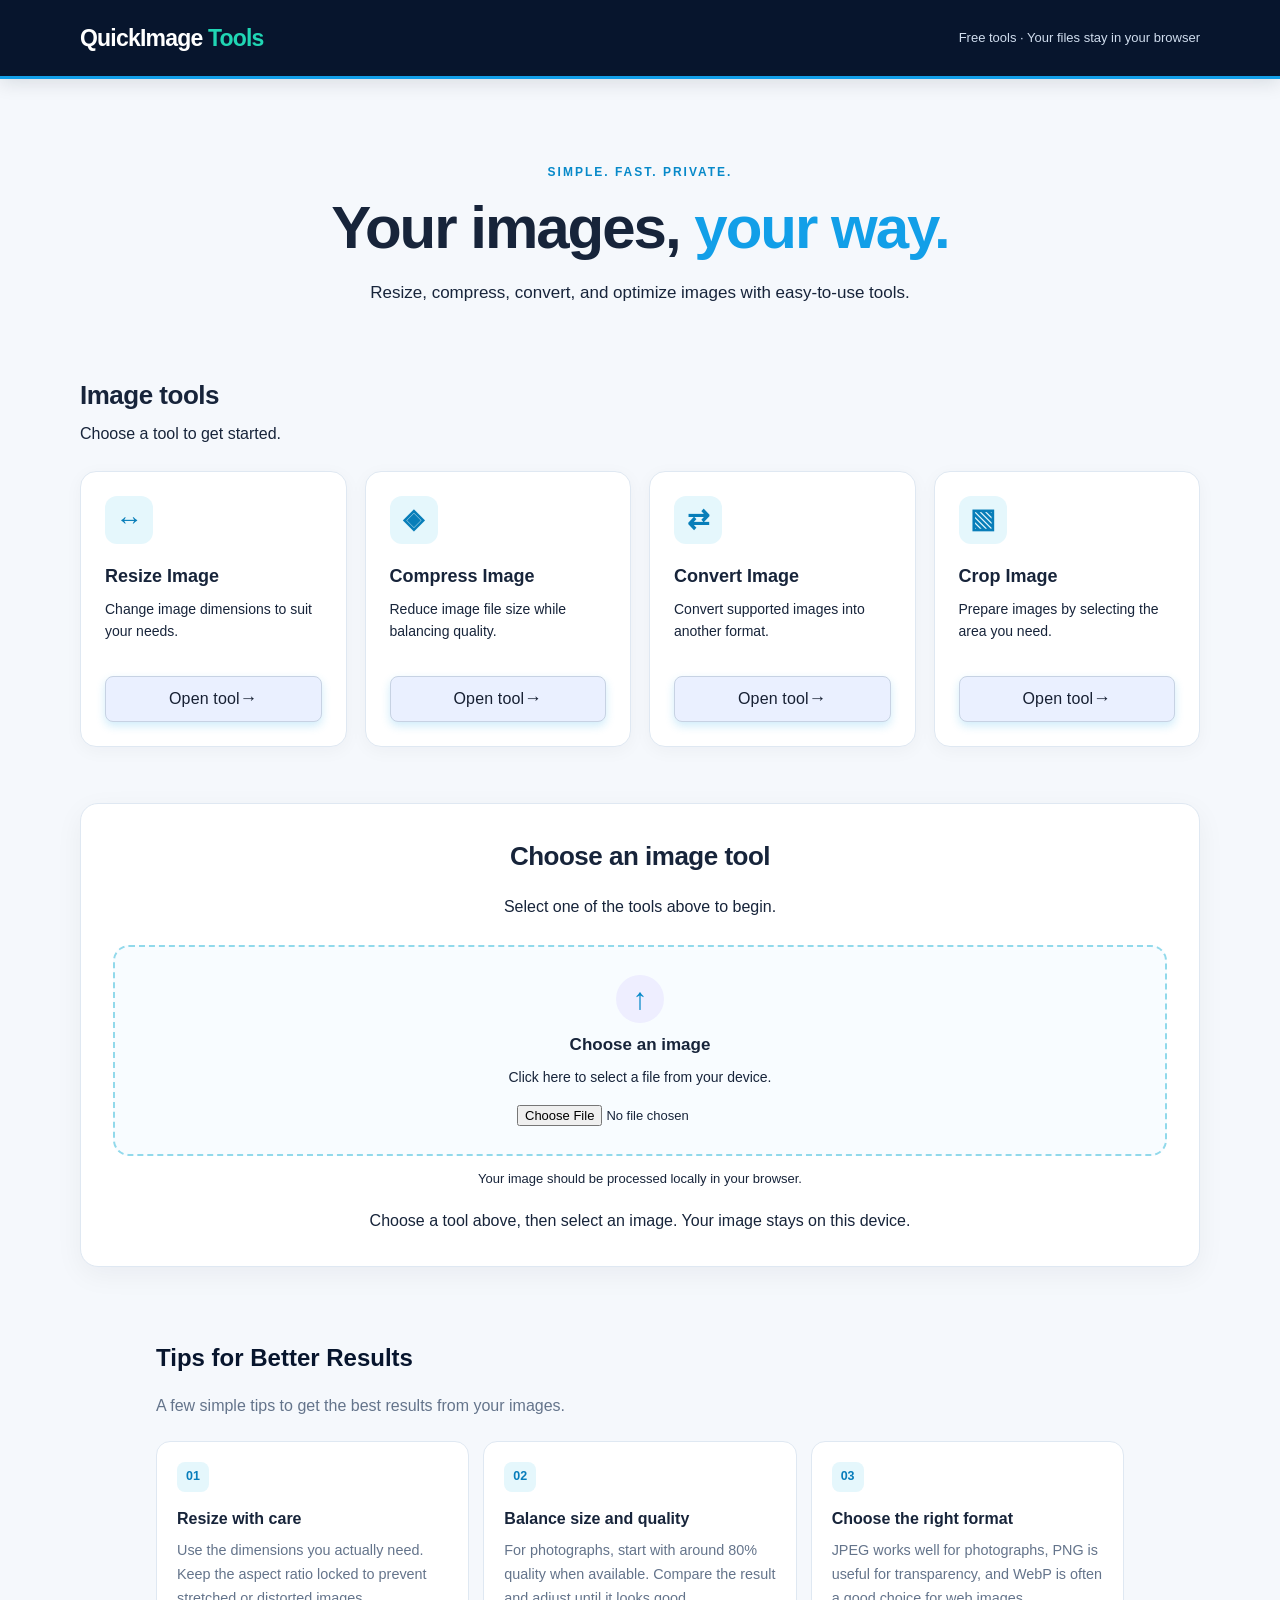
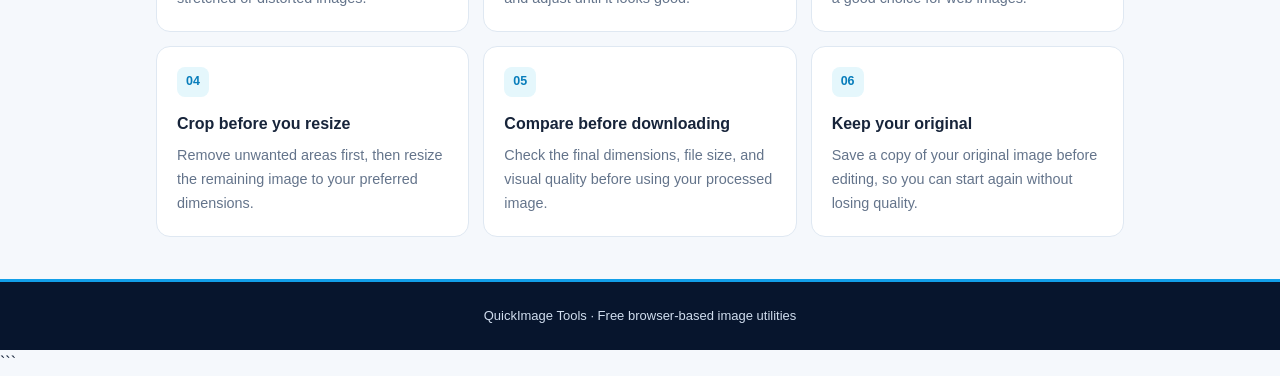
<file: index.html>
<!DOCTYPE html>
<html lang="en">
<head>
  <meta charset="UTF-8">
  <meta name="viewport" content="width=device-width, initial-scale=1.0">
  <meta name="description" content="Free online tools to resize, compress, convert and crop JPG, PNG and WebP images. Adjust your settings and download your results.">
  <title>Free Online Image Tools: Resize, Compress, Convert &amp; Crop | QuickImage Tools</title>
  <link rel="stylesheet" href="styles.css">
</head>
<body>
  <header class="site-header">
    <div class="container header-inner">
      <a class="logo" href="#">QuickImage <span>Tools</span></a>
      <p class="header-note">Free tools · Your files stay in your browser</p>
    </div>
  </header>

  <main class="container">
    <section class="hero">
      <p class="eyebrow">SIMPLE. FAST. PRIVATE.</p>
      <h1>Your images, <span>your way.</span></h1>
      <p class="hero-description">
        Resize, compress, convert, and optimize images with easy-to-use tools.
      </p>
    </section>

    <section class="tools-section" aria-labelledby="tools-heading">
      <h2 id="tools-heading">Image tools</h2>
      <p class="section-description">Choose a tool to get started.</p>

      <div class="tools-grid">
        <article class="tool-card">
          <div class="tool-icon" aria-hidden="true">↔</div>
          <h3>Resize Image</h3>
          <p>Change image dimensions to suit your needs.</p>
          <button class="tool-button" type="button" data-tool="resize">Open tool</button>
        </article>

        <article class="tool-card">
          <div class="tool-icon" aria-hidden="true">◈</div>
          <h3>Compress Image</h3>
          <p>Reduce image file size while balancing quality.</p>
          <button class="tool-button" type="button" data-tool="compress">Open tool</button>
        </article>

        <article class="tool-card">
          <div class="tool-icon" aria-hidden="true">⇄</div>
          <h3>Convert Image</h3>
          <p>Convert supported images into another format.</p>
          <button class="tool-button" type="button" data-tool="convert">Open tool</button>
        </article>

        <article class="tool-card">
          <div class="tool-icon" aria-hidden="true">▧</div>
          <h3>Crop Image</h3>
          <p>Prepare images by selecting the area you need.</p>
          <button class="tool-button" type="button" data-tool="crop">Open tool</button>
        </article>
      </div>
    </section>

    <section class="workspace" id="workspace" aria-labelledby="workspace-heading">
      <h2 id="workspace-heading">Choose an image tool</h2>
      <p>Select one of the tools above to begin.</p>

      <label class="upload-area" for="image-input">
        <span class="upload-icon" aria-hidden="true">↑</span>
        <strong>Choose an image</strong>
        <span>Click here to select a file from your device.</span>
        <input id="image-input" type="file" accept="image/*">
      </label>

      <p class="privacy-note">Your image should be processed locally in your browser.</p>
      <div id="tool-status" class="tool-status" role="status" aria-live="polite"></div>
    </section>
  
<section class="tips-section" aria-labelledby="tips-heading">
  <h2 id="tips-heading">Tips for Better Results</h2>
  <p class="tips-intro">
    A few simple tips to get the best results from your images.
  </p>

  <div class="tips-grid">

    <article class="tip-card">
      <span class="tip-number">01</span>
      <h3>Resize with care</h3>
      <p>
        Use the dimensions you actually need. Keep the aspect ratio
        locked to prevent stretched or distorted images.
      </p>
    </article>

    <article class="tip-card">
      <span class="tip-number">02</span>
      <h3>Balance size and quality</h3>
      <p>
        For photographs, start with around 80% quality when available.
        Compare the result and adjust until it looks good.
      </p>
    </article>

    <article class="tip-card">
      <span class="tip-number">03</span>
      <h3>Choose the right format</h3>
      <p>
        JPEG works well for photographs, PNG is useful for transparency,
        and WebP is often a good choice for web images.
      </p>
    </article>

    <article class="tip-card">
      <span class="tip-number">04</span>
      <h3>Crop before you resize</h3>
      <p>
        Remove unwanted areas first, then resize the remaining image
        to your preferred dimensions.
      </p>
    </article>

    <article class="tip-card">
      <span class="tip-number">05</span>
      <h3>Compare before downloading</h3>
      <p>
        Check the final dimensions, file size, and visual quality
        before using your processed image.
      </p>
    </article>

    <article class="tip-card">
      <span class="tip-number">06</span>
      <h3>Keep your original</h3>
      <p>
        Save a copy of your original image before editing,
        so you can start again without losing quality.
      </p>
    </article>

  </div>
</section>
  </main>

  <footer class="site-footer">
    <div class="container">
      <p>QuickImage Tools · Free browser-based image utilities</p>
    </div>
  </footer>

  <script src="app.js"></script>
</body>
</html>
```
</file>
<file: styles.css>
css
/* =====================================
   QuickImage Tools — Website Styling
   ===================================== */

:root {
  --primary: #5b5ce2;
  --primary-dark: #4647c9;
  --background: #f7f8fc;
  --surface: #ffffff;
  --text: #202238;
  --muted: #70758a;
  --border: #e6e8f0;
  --success: #16845b;
  --radius: 16px;
  --shadow: 0 8px 30px rgba(35, 40, 90, 0.06);
}

* {
  box-sizing: border-box;
}

html {
  scroll-behavior: smooth;
}

body {
  margin: 0;
  font-family: Inter, -apple-system, BlinkMacSystemFont, "Segoe UI",
    Roboto, Arial, sans-serif;
  background: var(--background);
  color: var(--text);
  line-height: 1.6;
}

button,
input {
  font: inherit;
}

button {
  cursor: pointer;
}

.container {
  width: min(1120px, calc(100% - 40px));
  margin: 0 auto;
}

/* Header */

.site-header {
  background: var(--surface);
  border-bottom: 1px solid var(--border);
}

.header-inner {
  min-height: 76px;
  display: flex;
  align-items: center;
  justify-content: space-between;
  gap: 20px;
}

.logo {
  color: var(--text);
  font-size: 23px;
  font-weight: 800;
  letter-spacing: -0.8px;
  text-decoration: none;
}

.logo span {
  color: var(--primary);
}

.header-note {
  color: var(--muted);
  font-size: 13px;
  margin: 0;
}

/* Hero */

.hero {
  padding: 72px 0 48px;
  text-align: center;
}

.eyebrow {
  color: var(--primary);
  font-size: 12px;
  font-weight: 800;
  letter-spacing: 2px;
}

.hero h1 {
  margin: 12px 0;
  font-size: clamp(36px, 6vw, 60px);
  line-height: 1.12;
  letter-spacing: -2px;
}

.hero h1 span {
  color: var(--primary);
}

.hero-description {
  max-width: 620px;
  margin: 18px auto 0;
  color: var(--muted);
  font-size: 17px;
}

/* Tool cards */

.tools-section {
  padding: 20px 0 48px;
}

.tools-section h2,
.workspace h2 {
  margin: 0;
  font-size: 26px;
  letter-spacing: -0.5px;
}

.section-description {
  color: var(--muted);
  margin: 5px 0 24px;
}

.tools-grid {
  display: grid;
  grid-template-columns: repeat(4, minmax(0, 1fr));
  gap: 18px;
}

.tool-card {
  padding: 24px;
  background: var(--surface);
  border: 1px solid var(--border);
  border-radius: var(--radius);
  box-shadow: var(--shadow);
  display: flex;
  flex-direction: column;
  align-items: flex-start;
  transition: transform 180ms ease, box-shadow 180ms ease,
    border-color 180ms ease;
}

.tool-card:hover {
  transform: translateY(-4px);
  border-color: #c9caff;
  box-shadow: 0 14px 35px rgba(35, 40, 90, 0.1);
}

.tool-icon {
  width: 48px;
  height: 48px;
  display: grid;
  place-items: center;
  color: var(--primary);
  background: #eeeeff;
  border-radius: 14px;
  font-size: 27px;
  font-weight: 700;
}

.tool-card h3 {
  margin: 18px 0 7px;
  font-size: 18px;
}

.tool-card p {
  flex: 1;
  margin: 0 0 22px;
  color: var(--muted);
  font-size: 14px;
}

/* Buttons */

.tool-button {
  width: 100%;
  padding: 11px 16px;
  border: 0;
  border-radius: 10px;
  background: var(--primary);
  color: #ffffff;
  font-weight: 700;
  transition: background 150ms ease, transform 150ms ease;
}

.tool-button:hover {
  background: var(--primary-dark);
}

.tool-button:active {
  transform: scale(0.98);
}

button:focus-visible,
a:focus-visible,
input:focus-visible {
  outline: 3px solid #a7a8ff;
  outline-offset: 3px;
}

/* Image workspace */

.workspace {
  margin: 8px 0 72px;
  padding: 32px;
  background: var(--surface);
  border: 1px solid var(--border);
  border-radius: 20px;
  box-shadow: var(--shadow);
  text-align: center;
}

.workspace > p {
  color: var(--muted);
}

.upload-area {
  min-height: 190px;
  margin-top: 26px;
  padding: 28px;
  border: 2px dashed #c9cbea;
  border-radius: 16px;
  background: #fafaff;
  display: flex;
  flex-direction: column;
  align-items: center;
  justify-content: center;
  gap: 8px;
  cursor: pointer;
  transition: border-color 150ms ease, background 150ms ease;
}

.upload-area:hover {
  border-color: var(--primary);
  background: #f4f4ff;
}

.upload-icon {
  width: 48px;
  height: 48px;
  display: grid;
  place-items: center;
  background: #eeeeff;
  color: var(--primary);
  border-radius: 50%;
  font-size: 30px;
}

.upload-area strong {
  font-size: 17px;
}

.upload-area span:not(.upload-icon) {
  color: var(--muted);
  font-size: 14px;
}

.upload-area input[type="file"] {
  max-width: 100%;
  margin-top: 8px;
  font-size: 13px;
}

.privacy-note {
  font-size: 13px;
}

.tool-status {
  margin-top: 18px;
  color: var(--muted);
  overflow-wrap: anywhere;
}

/* Footer */

.site-footer {
  padding: 24px 0;
  border-top: 1px solid var(--border);
  background: var(--surface);
  text-align: center;
}

.site-footer p {
  margin: 0;
  color: var(--muted);
  font-size: 13px;
}

/* Responsive layout */

@media (max-width: 900px) {
  .tools-grid {
    grid-template-columns: repeat(2, minmax(0, 1fr));
  }

  .hero {
    padding-top: 56px;
  }
}

@media (max-width: 560px) {
  .container {
    width: min(100% - 28px, 1120px);
  }

  .header-inner {
    min-height: 68px;
    flex-direction: column;
    justify-content: center;
    gap: 0;
    padding: 12px 0;
  }

  .header-note {
    font-size: 12px;
  }

  .hero {
    padding: 44px 0 32px;
  }

  .hero h1 {
    letter-spacing: -1.2px;
  }

  .hero-description {
    font-size: 15px;
  }

  .tools-grid {
    grid-template-columns: 1fr;
    gap: 14px;
  }

  .tool-card {
    padding: 20px;
  }

  .workspace {
    padding: 22px 16px;
    margin-bottom: 48px;
  }

  .upload-area {
    padding: 22px 12px;
  }
}

@media (prefers-reduced-motion: reduce) {
  *,
  *::before,
  *::after {
    scroll-behavior: auto !important;
    transition-duration: 0.01ms !important;
    animation-duration: 0.01ms !important;
  }
}


/* QuickImage Tools — Brand Theme */

body {
  background: #F5F8FC;
  color: #17243A;
}

/* Dark navy header to match the logo */
.site-header {
  background: #07152D;
  color: #F8FAFC;
  border-bottom: 3px solid #129FE8;
  box-shadow: 0 4px 18px rgba(7, 21, 45, 0.12);
}

.site-header .logo {
  color: #FFFFFF;
  font-weight: 800;
}

.site-header .logo span {
  color: #20D6B4;
}

.header-note {
  color: #D0DDEE;
}

/* Blue accent in the main heading */
.hero .eyebrow {
  color: #0789C9;
}

.hero h1 span {
  color: #129FE8;
}

/* Clean white tool cards */
.tool-card {
  background: #FFFFFF;
  border: 1px solid #DFE8F2;
  border-radius: 16px;
  box-shadow: 0 4px 18px rgba(7, 21, 45, 0.04);
  transition: transform 0.2s ease,
              box-shadow 0.2s ease,
              border-color 0.2s ease;
}

.tool-card:hover {
  transform: translateY(-3px);
  border-color: #79D9ED;
  box-shadow: 0 10px 26px rgba(18, 159, 232, 0.12);
}

/* Colourful tool icons */
.tool-icon {
  background: #E5F7FC;
  color: #087EB9;
  border-radius: 12px;
}

/* Main action buttons */
.tool-button {
  background: linear-gradient(135deg, #129FE8, #087DBB);
  color: #FFFFFF;
  border: 0;
  border-radius: 10px;
  font-weight: 700;
  cursor: pointer;
  transition: filter 0.2s ease,
              transform 0.2s ease;
}

.tool-button:hover {
  filter: brightness(1.08);
  transform: translateY(-1px);
}

.tool-button:focus-visible {
  outline: 3px solid #20D6B4;
  outline-offset: 3px;
}

/* Upload area */
.upload-area {
  background: #F8FCFF;
  border: 2px dashed #91D9EB;
  border-radius: 16px;
  transition: border-color 0.2s ease,
              background 0.2s ease;
}

.upload-area:hover {
  background: #EDF9FE;
  border-color: #129FE8;
}

.upload-icon {
  color: #0789C9;
}

/* Image workspace */
.workspace {
  background: #FFFFFF;
  border: 1px solid #DFE8F2;
  border-radius: 18px;
  box-shadow: 0 8px 28px rgba(7, 21, 45, 0.05);
}

/* Footer */
.site-footer {
  background: #07152D;
  color: #D0DDEE;
  border-top: 3px solid #129FE8;
}


/* Compact mobile layout for QuickImage Tools */
@media (max-width: 560px) {
  .container {
    width: calc(100% - 28px);
  }

  /* Shorter header */
  .header-inner {
    flex-direction: column;
    align-items: center;
    gap: 4px;
    padding: 10px 0;
  }

  .header-note {
    margin: 0;
    font-size: 0.72rem;
    text-align: center;
  }

  /* Reduce space around the headline */
  .hero {
    padding: 22px 0 18px;
  }

  .hero h1 {
    font-size: clamp(1.7rem, 7vw, 2rem);
    line-height: 1.15;
    margin-bottom: 10px;
  }

  .hero-description {
    font-size: 0.82rem;
    line-height: 1.5;
  }

  /* Show all four tools in two columns */
  .tools-section {
    margin-top: 20px;
  }

  .section-description {
    margin-bottom: 14px;
  }

  .tools-grid {
    grid-template-columns: repeat(2, minmax(0, 1fr));
    gap: 10px;
  }

  .tool-card {
    min-width: 0;
    padding: 12px;
    border-radius: 12px;
  }

  .tool-card h3 {
    font-size: 0.88rem;
    line-height: 1.3;
    margin: 10px 0 6px;
  }

  .tool-card p {
    font-size: 0.73rem;
    line-height: 1.4;
    margin-bottom: 12px;
  }

  .tool-button {
    width: 100%;
    min-height: 36px;
    padding: 8px 5px;
    font-size: 0.75rem;
  }

  /* Compact upload workspace */
  .workspace {
    margin-top: 22px;
    margin-bottom: 28px;
    padding: 18px 12px;
    border-radius: 14px;
  }

  .workspace h2 {
    font-size: 1.1rem;
  }

  .workspace p {
    font-size: 0.8rem;
    line-height: 1.5;
  }

  .upload-area {
    padding: 16px 10px;
    border-radius: 12px;
  }

  .site-footer .container {
    padding-top: 12px;
    padding-bottom: 12px;
    text-align: center;
  }
}


/* QuickImage Tools: tips section */
.tips-section {
  max-width: 1000px;
  margin: 42px auto;
  padding: 0 16px;
}

.tips-section > h2 {
  color: #07152D;
  margin-bottom: 8px;
}

.tips-intro {
  color: #64748B;
  margin-bottom: 22px;
  line-height: 1.6;
}

.tips-grid {
  display: grid;
  grid-template-columns: repeat(3, minmax(0, 1fr));
  gap: 14px;
}

.tip-card {
  background: #FFFFFF;
  border: 1px solid #DFE8F2;
  border-radius: 14px;
  padding: 20px;
  min-width: 0;
  transition: border-color 0.2s ease,
              box-shadow 0.2s ease;
}

.tip-card:hover {
  border-color: #91D9EB;
  box-shadow: 0 6px 18px rgba(18, 159, 232, 0.08);
}

.tip-number {
  display: inline-block;
  color: #087DBB;
  background: #E5F7FC;
  border-radius: 8px;
  padding: 5px 9px;
  font-size: 0.78rem;
  font-weight: 700;
}

.tip-card h3 {
  color: #17243A;
  font-size: 1rem;
  margin: 14px 0 8px;
}

.tip-card p {
  color: #64748B;
  font-size: 0.9rem;
  line-height: 1.65;
  margin: 0;
}

/* Compact layout on phones */
@media (max-width: 700px) {
  .tips-section {
    margin: 30px auto;
    padding: 0 14px;
  }

  .tips-grid {
    grid-template-columns: repeat(2, minmax(0, 1fr));
    gap: 10px;
  }

  .tip-card {
    padding: 13px;
    border-radius: 12px;
  }

  .tip-card h3 {
    font-size: 0.9rem;
    line-height: 1.4;
    margin-top: 10px;
  }

  .tip-card p {
    font-size: 0.8rem;
    line-height: 1.55;
  }
}

@media (max-width: 360px) {
  .tips-grid {
    grid-template-columns: 1fr;
  }
}


/* Make the Open tool buttons stand out */
.tool-button {
  display: inline-flex;
  align-items: center;
  justify-content: center;
  gap: 9px;

  width: 100%;
  min-height: 44px;
  padding: 11px 16px;

  background: linear-gradient(135deg, #129FE8 0%, #087DBB 100%);
  color: #FFFFFF;
  border: 1px solid #087DBB;
  border-radius: 10px;

  font-size: 0.92rem;
  font-weight: 700;
  letter-spacing: 0.15px;

  box-shadow: 0 4px 10px rgba(18, 159, 232, 0.20);
  cursor: pointer;

  transition:
    background 0.2s ease,
    box-shadow 0.2s ease,
    transform 0.2s ease;
}

/* Add a subtle arrow */
.tool-button::after {
  content: "→";
  font-size: 1.1rem;
  line-height: 1;
  transition: transform 0.2s ease;
}

/* Hover effect for mouse users */
.tool-button:hover {
  background: linear-gradient(135deg, #20B5F2 0%, #087DBB 100%);
  box-shadow: 0 6px 16px rgba(18, 159, 232, 0.30);
  transform: translateY(-2px);
}

.tool-button:hover::after {
  transform: translateX(3px);
}

/* Clear keyboard focus */
.tool-button:focus-visible {
  outline: 3px solid #20D6B4;
  outline-offset: 3px;
}

/* Natural click feedback */
.tool-button:active {
  transform: translateY(0);
  box-shadow: 0 2px 5px rgba(18, 159, 232, 0.20);
}

/* Comfortable tap target on mobile */
@media (max-width: 560px) {
  .tool-button {
    min-height: 42px;
    padding: 10px 8px;
    font-size: 0.84rem;
    border-radius: 9px;
  }
}
</file>
